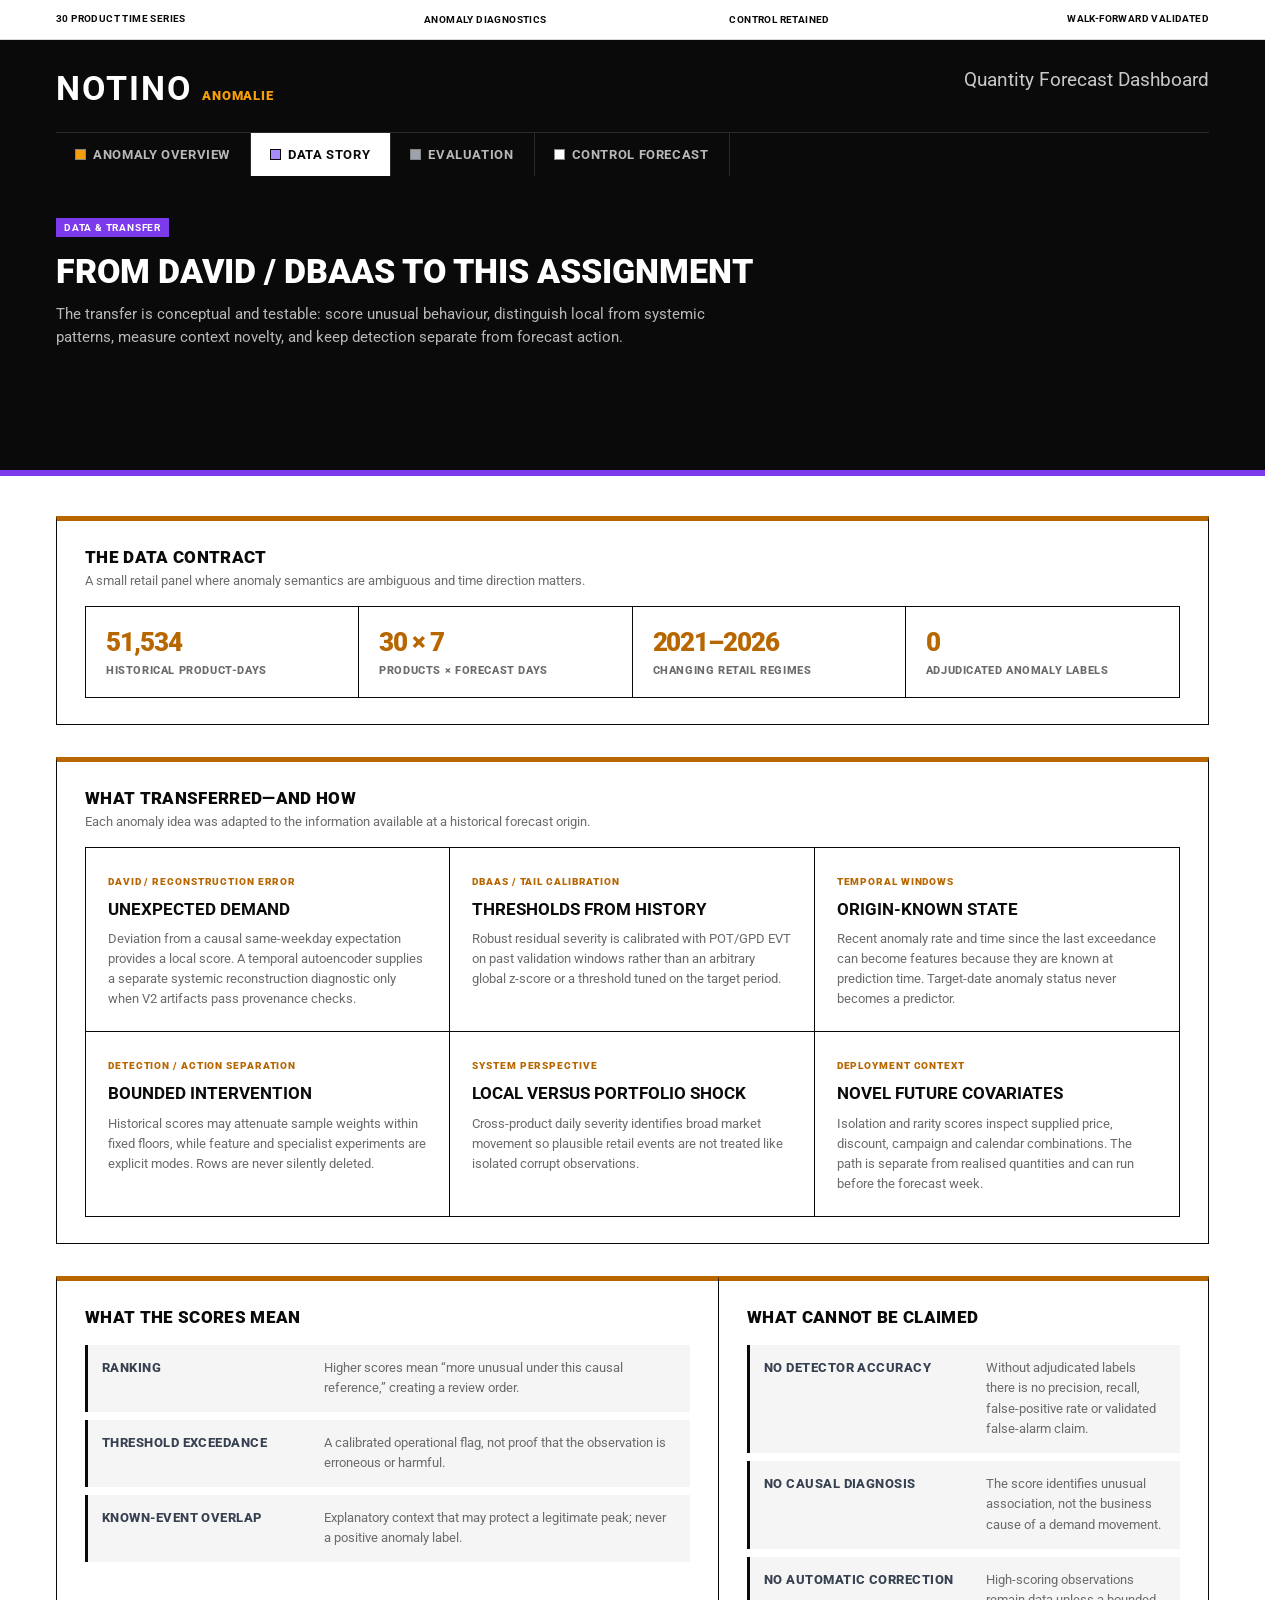
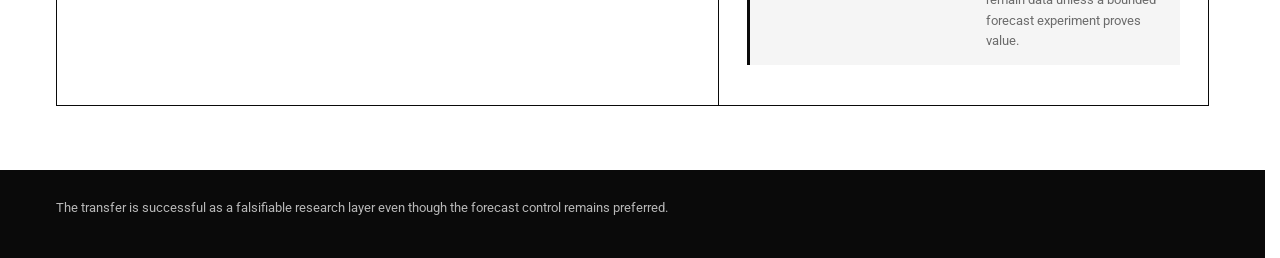
<file: docs/dataset.html>
<!DOCTYPE html>
<html lang="en-GB">
<head>
  <meta charset="UTF-8" />
  <meta name="viewport" content="width=device-width, initial-scale=1.0" />
  <title>NOTINO - anomalie</title>
  <link rel="icon" href="./favicon.svg" type="image/svg+xml" />
  <link rel="stylesheet" href="./styles.css?v=27" />
</head>
<body>
  <div class="promo-bar">
    <a class="promo-dataset-link" data-dataset-link href="./dataset.html" title="The data structure and the modeling decisions it forced">30 Product Time Series</a>
    <span id="promo-strategy">Anomaly Diagnostics</span>
    <span id="promo-model-count">Control Retained</span>
    <a class="promo-evaluation-link" data-evaluation-link href="./evaluation.html" title="Rolling forecast origins; not the same thing as recursive inference">Walk-Forward Validated</a>
  </div>
  <header class="hero">
    <div class="hero-top">
      <div class="brand">
        <span class="brand-logo">NOTINO</span>
        <span class="brand-tagline anomaly-brand-tagline">ANOMALIE</span>
      </div>
      <div class="hero-title-block">
        <h1>Quantity Forecast Dashboard</h1>
      </div>
    </div>
    <nav class="site-nav" id="site-nav" aria-label="Anomaly dashboard sections"></nav>
  </header>
  <header class="description-strip model-hero" style="--mc:#7c3aed">
    <span class="model-badge">Data &amp; transfer</span>
    <h1>From DAVID / DBAAS to this assignment</h1>
    <p class="blurb">The transfer is conceptual and testable: score unusual behaviour, distinguish local from systemic patterns, measure context novelty, and keep detection separate from forecast action.</p>
  </header>

  <main id="app">
    <section class="panel transfer-panel">
      <div class="panel-header"><h2>The data contract</h2><p>A small retail panel where anomaly semantics are ambiguous and time direction matters.</p></div>
      <div class="dataset-stat-grid anomaly-stat-grid">
        <article><strong>51,534</strong><span>historical product-days</span></article>
        <article><strong>30 × 7</strong><span>products × forecast days</span></article>
        <article><strong>2021–2026</strong><span>changing retail regimes</span></article>
        <article><strong>0</strong><span>adjudicated anomaly labels</span></article>
      </div>
    </section>

    <section class="panel transfer-panel">
      <div class="panel-header"><h2>What transferred—and how</h2><p>Each anomaly idea was adapted to the information available at a historical forecast origin.</p></div>
      <div class="transfer-grid">
        <article><span>DAVID / reconstruction error</span><h3>Unexpected demand</h3><p>Deviation from a causal same-weekday expectation provides a local score. A temporal autoencoder supplies a separate systemic reconstruction diagnostic only when V2 artifacts pass provenance checks.</p></article>
        <article><span>DBAAS / tail calibration</span><h3>Thresholds from history</h3><p>Robust residual severity is calibrated with POT/GPD EVT on past validation windows rather than an arbitrary global z-score or a threshold tuned on the target period.</p></article>
        <article><span>Temporal windows</span><h3>Origin-known state</h3><p>Recent anomaly rate and time since the last exceedance can become features because they are known at prediction time. Target-date anomaly status never becomes a predictor.</p></article>
        <article><span>Detection / action separation</span><h3>Bounded intervention</h3><p>Historical scores may attenuate sample weights within fixed floors, while feature and specialist experiments are explicit modes. Rows are never silently deleted.</p></article>
        <article><span>System perspective</span><h3>Local versus portfolio shock</h3><p>Cross-product daily severity identifies broad market movement so plausible retail events are not treated like isolated corrupt observations.</p></article>
        <article><span>Deployment context</span><h3>Novel future covariates</h3><p>Isolation and rarity scores inspect supplied price, discount, campaign and calendar combinations. The path is separate from realised quantities and can run before the forecast week.</p></article>
      </div>
    </section>

    <section class="panel-grid anomaly-two-column">
      <section class="panel transfer-panel">
        <div class="panel-header"><h2>What the scores mean</h2></div>
        <div class="definition-list">
          <div class="definition-item evaluation-step-item"><strong>Ranking</strong><span>Higher scores mean “more unusual under this causal reference,” creating a review order.</span></div>
          <div class="definition-item evaluation-step-item"><strong>Threshold exceedance</strong><span>A calibrated operational flag, not proof that the observation is erroneous or harmful.</span></div>
          <div class="definition-item evaluation-step-item"><strong>Known-event overlap</strong><span>Explanatory context that may protect a legitimate peak; never a positive anomaly label.</span></div>
        </div>
      </section>
      <section class="panel transfer-panel">
        <div class="panel-header"><h2>What cannot be claimed</h2></div>
        <div class="definition-list">
          <div class="definition-item evaluation-step-item"><strong>No detector accuracy</strong><span>Without adjudicated labels there is no precision, recall, false-positive rate or validated false-alarm claim.</span></div>
          <div class="definition-item evaluation-step-item"><strong>No causal diagnosis</strong><span>The score identifies unusual association, not the business cause of a demand movement.</span></div>
          <div class="definition-item evaluation-step-item"><strong>No automatic correction</strong><span>High-scoring observations remain data unless a bounded forecast experiment proves value.</span></div>
        </div>
      </section>
    </section>
  </main>

  <footer><p>The transfer is successful as a falsifiable research layer even though the forecast control remains preferred.</p></footer>
  <script>window.STATIC_DASHBOARD = true;</script>
  <script src="./common.js?v=18"></script>
  <script src="./dataset.js?v=2"></script>
</body>
</html>
</file>
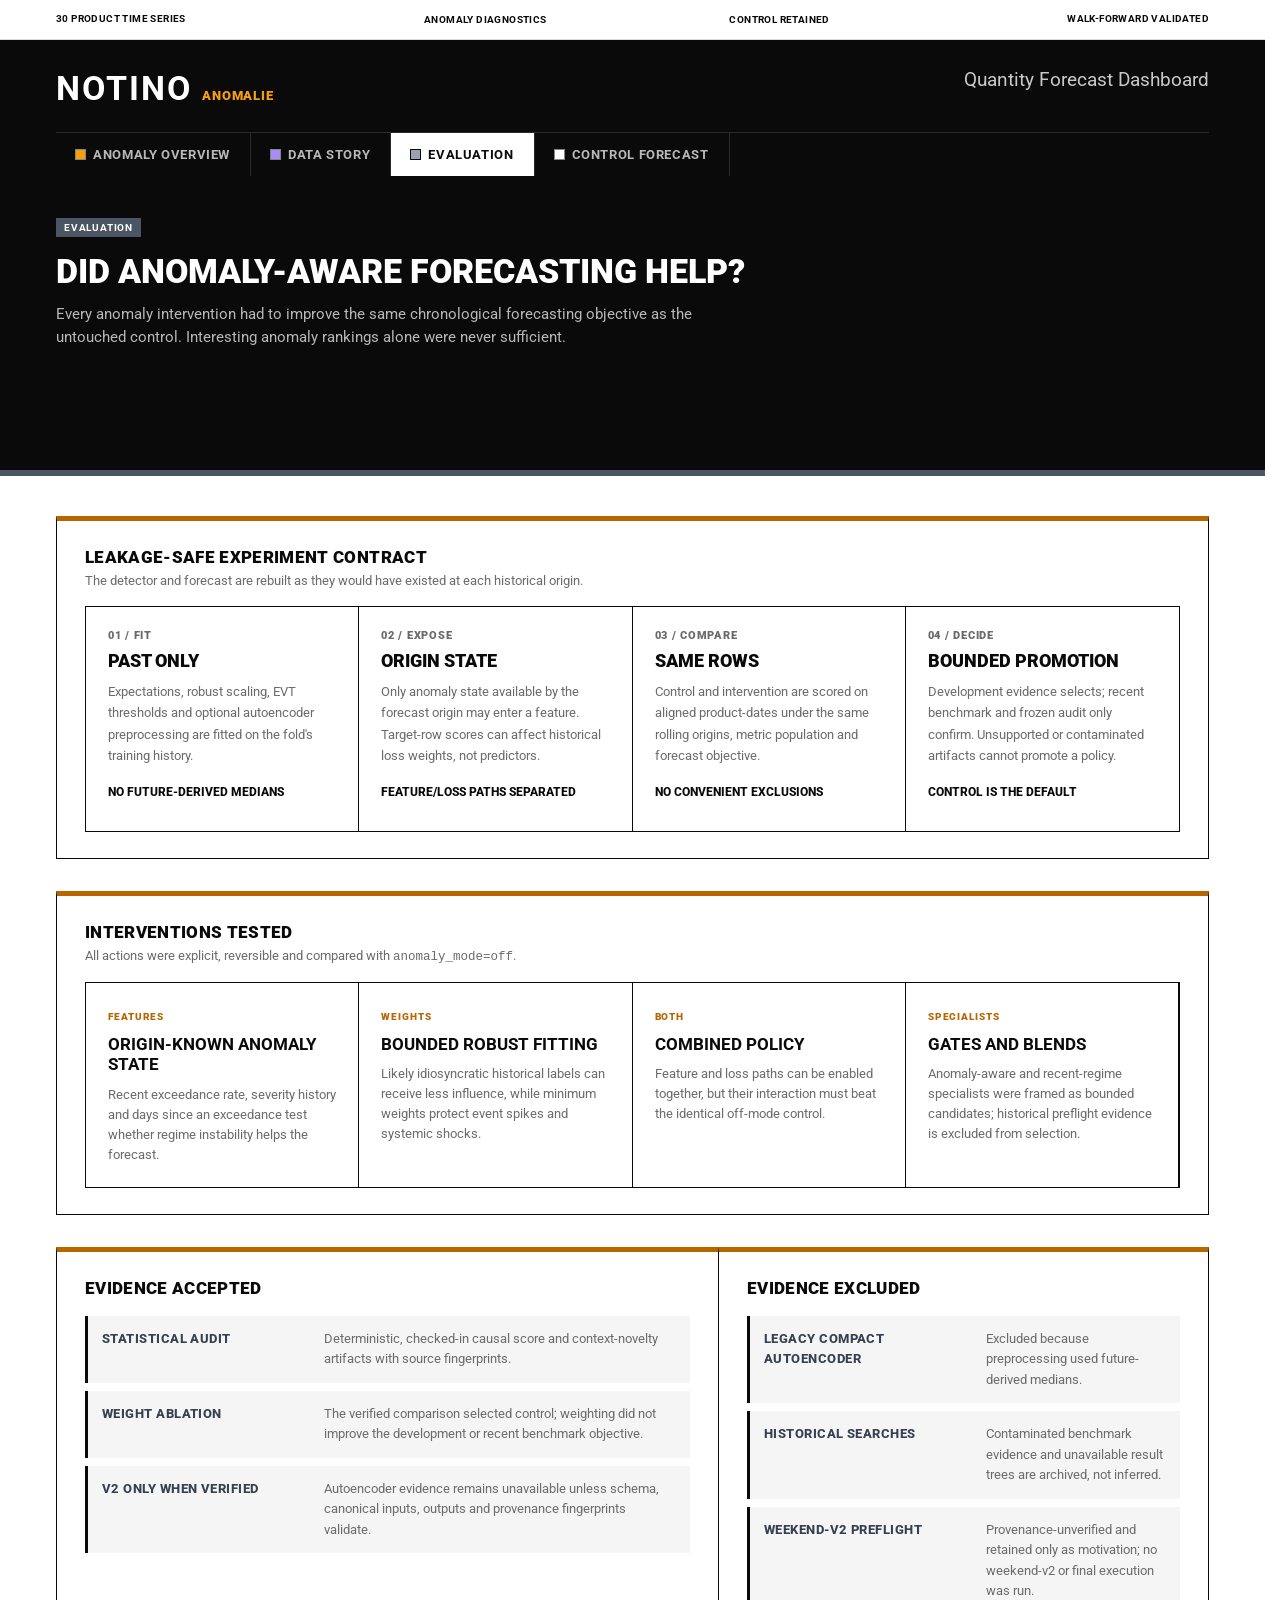
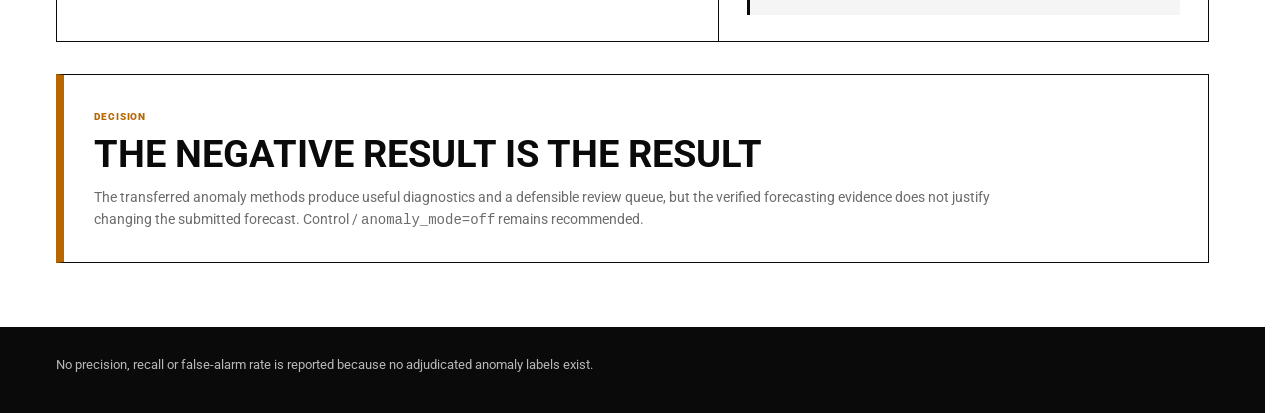
<file: docs/evaluation.html>
<!DOCTYPE html>
<html lang="en-GB">
<head>
  <meta charset="UTF-8" />
  <meta name="viewport" content="width=device-width, initial-scale=1.0" />
  <title>NOTINO - anomalie</title>
  <link rel="icon" href="./favicon.svg" type="image/svg+xml" />
  <link rel="stylesheet" href="./styles.css?v=27" />
</head>
<body>
  <div class="promo-bar">
    <a class="promo-dataset-link" data-dataset-link href="./dataset.html" title="The data structure and the modeling decisions it forced">30 Product Time Series</a>
    <span id="promo-strategy">Anomaly Diagnostics</span>
    <span id="promo-model-count">Control Retained</span>
    <a class="promo-evaluation-link" data-evaluation-link href="./evaluation.html" title="Rolling forecast origins; not the same thing as recursive inference">Walk-Forward Validated</a>
  </div>
  <header class="hero">
    <div class="hero-top">
      <div class="brand">
        <span class="brand-logo">NOTINO</span>
        <span class="brand-tagline anomaly-brand-tagline">ANOMALIE</span>
      </div>
      <div class="hero-title-block">
        <h1>Quantity Forecast Dashboard</h1>
      </div>
    </div>
    <nav class="site-nav" id="site-nav" aria-label="Anomaly dashboard sections"></nav>
  </header>
  <header class="description-strip model-hero" style="--mc:#4b5563">
    <span class="model-badge">Evaluation</span>
    <h1>Did anomaly-aware forecasting help?</h1>
    <p class="blurb">Every anomaly intervention had to improve the same chronological forecasting objective as the untouched control. Interesting anomaly rankings alone were never sufficient.</p>
  </header>

  <main id="app">
    <section class="panel evaluation-distinction-panel anomaly-evaluation-panel">
      <div class="panel-header"><h2>Leakage-safe experiment contract</h2><p>The detector and forecast are rebuilt as they would have existed at each historical origin.</p></div>
      <div class="evaluation-stage-grid">
        <article class="evaluation-stage-card"><span class="evaluation-stage-badge">01 / Fit</span><h2>Past only</h2><p>Expectations, robust scaling, EVT thresholds and optional autoencoder preprocessing are fitted on the fold's training history.</p><strong class="evaluation-stage-detail">No future-derived medians</strong></article>
        <article class="evaluation-stage-card"><span class="evaluation-stage-badge">02 / Expose</span><h2>Origin state</h2><p>Only anomaly state available by the forecast origin may enter a feature. Target-row scores can affect historical loss weights, not predictors.</p><strong class="evaluation-stage-detail">Feature/loss paths separated</strong></article>
        <article class="evaluation-stage-card"><span class="evaluation-stage-badge">03 / Compare</span><h2>Same rows</h2><p>Control and intervention are scored on aligned product-dates under the same rolling origins, metric population and forecast objective.</p><strong class="evaluation-stage-detail">No convenient exclusions</strong></article>
        <article class="evaluation-stage-card"><span class="evaluation-stage-badge">04 / Decide</span><h2>Bounded promotion</h2><p>Development evidence selects; recent benchmark and frozen audit only confirm. Unsupported or contaminated artifacts cannot promote a policy.</p><strong class="evaluation-stage-detail">Control is the default</strong></article>
      </div>
    </section>

    <section class="panel evaluation-method-panel anomaly-evaluation-panel">
      <div class="panel-header"><h2>Interventions tested</h2><p>All actions were explicit, reversible and compared with <code>anomaly_mode=off</code>.</p></div>
      <div class="transfer-grid experiment-grid">
        <article><span>Features</span><h3>Origin-known anomaly state</h3><p>Recent exceedance rate, severity history and days since an exceedance test whether regime instability helps the forecast.</p></article>
        <article><span>Weights</span><h3>Bounded robust fitting</h3><p>Likely idiosyncratic historical labels can receive less influence, while minimum weights protect event spikes and systemic shocks.</p></article>
        <article><span>Both</span><h3>Combined policy</h3><p>Feature and loss paths can be enabled together, but their interaction must beat the identical off-mode control.</p></article>
        <article><span>Specialists</span><h3>Gates and blends</h3><p>Anomaly-aware and recent-regime specialists were framed as bounded candidates; historical preflight evidence is excluded from selection.</p></article>
      </div>
    </section>

    <section class="panel-grid anomaly-two-column">
      <section class="panel evaluation-method-panel anomaly-evaluation-panel">
        <div class="panel-header"><h2>Evidence accepted</h2></div>
        <div class="definition-list">
          <div class="definition-item evaluation-step-item"><strong>Statistical audit</strong><span>Deterministic, checked-in causal score and context-novelty artifacts with source fingerprints.</span></div>
          <div class="definition-item evaluation-step-item"><strong>Weight ablation</strong><span>The verified comparison selected control; weighting did not improve the development or recent benchmark objective.</span></div>
          <div class="definition-item evaluation-step-item"><strong>V2 only when verified</strong><span>Autoencoder evidence remains unavailable unless schema, canonical inputs, outputs and provenance fingerprints validate.</span></div>
        </div>
      </section>
      <section class="panel evaluation-method-panel anomaly-evaluation-panel">
        <div class="panel-header"><h2>Evidence excluded</h2></div>
        <div class="definition-list">
          <div class="definition-item evaluation-step-item"><strong>Legacy compact autoencoder</strong><span>Excluded because preprocessing used future-derived medians.</span></div>
          <div class="definition-item evaluation-step-item"><strong>Historical searches</strong><span>Contaminated benchmark evidence and unavailable result trees are archived, not inferred.</span></div>
          <div class="definition-item evaluation-step-item"><strong>Weekend-v2 preflight</strong><span>Provenance-unverified and retained only as motivation; no weekend-v2 or final execution was run.</span></div>
        </div>
      </section>
    </section>

    <section class="panel anomaly-conclusion">
      <span>Decision</span>
      <h2>The negative result is the result</h2>
      <p>The transferred anomaly methods produce useful diagnostics and a defensible review queue, but the verified forecasting evidence does not justify changing the submitted forecast. Control / <code>anomaly_mode=off</code> remains recommended.</p>
    </section>
  </main>

  <footer><p>No precision, recall or false-alarm rate is reported because no adjudicated anomaly labels exist.</p></footer>
  <script>window.STATIC_DASHBOARD = true;</script>
  <script src="./common.js?v=18"></script>
  <script src="./evaluation.js?v=3"></script>
</body>
</html>
</file>
<file: docs/styles.css>
@import url("https://fonts.googleapis.com/css2?family=Roboto:wght@400;500;700;900&display=swap");

:root {
  --dashboard-shell-width: 1280px;
  --page-padding-inline: 56px;
  --description-strip-padding-block: 40px;
  --description-strip-border-width: 6px;
  --description-strip-min-height: 300px;
  --anomaly-amber: #b76600;
  --bg: #ffffff;
  --ink: #0a0a0a;
  --panel: #ffffff;
  --panel-border: #0a0a0a;
  --text: #0a0a0a;
  --text-dim: #6b6b6b;
  --hairline: #d9d9d9;
  --surface: #f5f5f5;
  --good: #1a7a3c;
  --bad: #c62828;
  --radius: 0px;
}

* { box-sizing: border-box; }

html {
  scrollbar-gutter: stable;
}

body {
  margin: 0;
  font-family: "Roboto", -apple-system, BlinkMacSystemFont, "Segoe UI", Arial, sans-serif;
  background: var(--bg);
  color: var(--text);
  min-height: 100vh;
  position: relative;
  overflow-x: hidden;
}

.bias-neutral {
  color: var(--text);
  font-variant-numeric: tabular-nums;
}

.status-dot.status-neutral {
  background: var(--ink);
  box-shadow: 0 0 0 4px rgba(10, 10, 10, 0.12);
}

.evidence-list {
  border: 1px solid var(--ink);
}

.evidence-list article {
  padding: 14px 16px;
  border-bottom: 1px solid var(--hairline);
}

.evidence-list article:last-child {
  border-bottom: 0;
}

.evidence-list article > div {
  display: flex;
  justify-content: space-between;
  gap: 12px;
}

.evidence-list article span {
  color: var(--anomaly-amber);
  font-size: 10px;
  font-weight: 800;
  text-transform: uppercase;
}

.evidence-list article p {
  margin: 7px 0 0;
  color: var(--text-dim);
  font-size: 12px;
  line-height: 1.5;
}

@media (prefers-reduced-motion: reduce) {
  *,
  *::before,
  *::after {
    scroll-behavior: auto !important;
    transition-duration: 0.01ms !important;
    animation-duration: 0.01ms !important;
    animation-iteration-count: 1 !important;
  }
}

.bg-glow { display: none; }

/* ---------------------------------------------------------------------- */
/* Promo bar (white stripe, like notino.cz's top promo strip)             */
/* ---------------------------------------------------------------------- */
.promo-bar {
  position: relative;
  z-index: 1;
  box-sizing: border-box;
  width: 100%;
  min-height: 40px;
  margin: 0;
  padding: 8px var(--page-padding-inline);
  display: grid;
  grid-template-columns: repeat(4, minmax(0, 1fr));
  align-items: center;
  column-gap: 24px;
  background: #fff;
  border-bottom: 1px solid var(--hairline);
  font-size: 10px;
  line-height: 1.2;
  font-weight: 700;
  text-transform: uppercase;
  letter-spacing: 0.04em;
  color: var(--text);
}

.promo-bar > * {
  min-width: 0;
  white-space: nowrap;
}

.promo-bar > :first-child {
  text-align: left;
}

.promo-bar > :nth-child(2),
.promo-bar > :nth-child(3) {
  text-align: center;
}

.promo-bar > :last-child {
  text-align: right;
}

@media (max-width: 840px) {
  .promo-bar {
    min-height: 57px;
    padding: 8px 24px;
    grid-template-columns: repeat(2, minmax(0, 1fr));
    column-gap: 24px;
    row-gap: 8px;
  }

  .promo-bar > :nth-child(odd) {
    text-align: left;
  }

  .promo-bar > :nth-child(even) {
    text-align: right;
  }
}

@media (max-width: 480px) {
  .promo-bar {
    min-height: 89px;
    grid-template-columns: minmax(0, 1fr);
    row-gap: 8px;
  }

  .promo-bar > :nth-child(n) {
    text-align: left;
  }
}

.promo-dataset-link,
.promo-evaluation-link {
  color: inherit;
  text-decoration: none;
  border-bottom: 1px solid transparent;
}

.promo-dataset-link:hover,
.promo-dataset-link:focus-visible,
.promo-evaluation-link:hover,
.promo-evaluation-link:focus-visible {
  border-bottom-color: currentColor;
}

/* ---------------------------------------------------------------------- */
/* Hero / site header (black band, like Notino's header)                  */
/* ---------------------------------------------------------------------- */
header.hero {
  position: relative;
  z-index: 1;
  background: var(--ink);
  padding: 28px var(--page-padding-inline) 0;
}

.hero-top {
  display: flex;
  justify-content: space-between;
  align-items: flex-start;
  flex-wrap: wrap;
  gap: 24px;
  padding-bottom: 24px;
}

.brand { display: flex; align-items: baseline; gap: 10px; flex-wrap: wrap; }
.brand-logo {
  font-size: 34px;
  font-weight: 700;
  letter-spacing: 0.06em;
  color: #ffffff;
}
.brand-tagline {
  font-size: 12.5px;
  font-weight: 500;
  color: #b8b8b8;
  text-transform: uppercase;
  letter-spacing: 0.06em;
}

.hero-title-block { text-align: right; }
.hero-title-block h1 {
  margin: 0;
  font-size: 19px;
  font-weight: 400;
  letter-spacing: 0;
  text-transform: none;
  color: #c8c8c8;
}

/* ---------------------------------------------------------------------- */
/* Nav (sits inside the black hero band, like notino.cz's category row)   */
/* ---------------------------------------------------------------------- */
nav.site-nav {
  position: relative;
  z-index: 2;
  display: flex;
  flex-wrap: wrap;
  gap: 0;
  border-top: 1px solid #2a2a2a;
}

.nav-pill {
  --pill-color: #ffffff;
  display: inline-flex;
  align-items: center;
  gap: 8px;
  padding: 14px 20px;
  border-radius: 0;
  border: none;
  border-right: 1px solid #2a2a2a;
  background: transparent;
  color: #b8b8b8;
  font-size: 12.5px;
  font-weight: 700;
  text-transform: uppercase;
  letter-spacing: 0.05em;
  text-decoration: none;
  transition: background 0.15s, color 0.15s;
}
.nav-pill::before {
  content: "";
  width: 9px;
  height: 9px;
  border-radius: 0;
  background: var(--pill-color);
  outline: 1px solid rgba(255, 255, 255, 0.5);
  flex: none;
}
.nav-pill:hover { color: #fff; background: #1c1c1c; }
.nav-pill.active {
  color: var(--ink);
  background: #fff;
}
.nav-pill.active::before { outline: 1px solid var(--ink); }

/* ---------------------------------------------------------------------- */
/* Comparison columns (overview page)                                      */
/* ---------------------------------------------------------------------- */
.columns-grid {
  display: grid;
  grid-template-columns: repeat(auto-fit, minmax(180px, 1fr));
  gap: 0;
  border: 1px solid var(--ink);
  border-right: none;
}

.model-column {
  --mc: #0a0a0a;
  background: #fff;
  border-right: 1px solid var(--ink);
  border-top: 6px solid var(--mc);
  border-radius: 0;
  padding: 22px 18px;
  display: flex;
  flex-direction: column;
  gap: 14px;
  text-decoration: none;
  color: var(--text);
  transition: background 0.15s;
}
.model-column:hover { background: var(--surface); }

.model-column-header { display: flex; flex-direction: column; gap: 6px; }
.model-badge {
  display: inline-flex;
  align-self: flex-start;
  font-size: 10px;
  font-weight: 700;
  text-transform: uppercase;
  letter-spacing: 0.08em;
  padding: 4px 8px;
  border-radius: 0;
  background: var(--mc);
  color: #fff;
}
.model-column-header h3 { margin: 0; font-size: 17px; font-weight: 900; text-transform: uppercase; }
.model-column-header span.source { font-size: 11.5px; color: var(--text-dim); }

.model-stat-row {
  display: flex;
  justify-content: space-between;
  font-size: 13px;
  padding: 7px 0;
  border-bottom: 1px solid var(--hairline);
}
.model-stat-row span:first-child { color: var(--text-dim); text-transform: uppercase; font-size: 11px; letter-spacing: 0.04em; }
.model-stat-row span:last-child { font-weight: 700; }

.model-column-cta {
  margin-top: auto;
  font-size: 12px;
  font-weight: 700;
  text-transform: uppercase;
  letter-spacing: 0.05em;
  color: var(--text);
  border-top: 1px solid var(--ink);
  padding-top: 12px;
}

/* ---------------------------------------------------------------------- */
/* Model detail page                                                      */
/* ---------------------------------------------------------------------- */
.description-strip {
  box-sizing: border-box;
  position: relative;
  z-index: 1;
  width: 100%;
  max-width: none;
  min-height: var(--description-strip-min-height);
  margin: 0;
  padding: var(--description-strip-padding-block) var(--page-padding-inline);
  border-radius: 0;
  background: var(--ink);
  border-bottom: var(--description-strip-border-width) solid var(--mc);
}

.description-strip .model-badge { margin-bottom: 14px; }
.description-strip h1 { margin: 0 0 12px; font-size: 34px; font-weight: 900; text-transform: uppercase; color: #fff; }
.description-strip p.blurb { margin: 0 0 18px; color: #b8b8b8; max-width: 700px; font-size: 14.5px; line-height: 1.6; }
.description-strip a.source-link {
  display: inline-flex;
  align-items: center;
  gap: 6px;
  font-size: 12.5px;
  font-weight: 700;
  text-transform: uppercase;
  letter-spacing: 0.05em;
  color: var(--ink);
  text-decoration: none;
  background: #fff;
  border: 1px solid #fff;
  padding: 10px 18px;
  border-radius: 0;
}
.description-strip a.source-link:hover { background: var(--mc); color: #fff; border-color: var(--mc); }

.kpi-value.model-accent { color: var(--mc); }

@media (max-width: 1100px) {
  .columns-grid { grid-template-columns: repeat(2, 1fr); border-right: 1px solid var(--ink); }
  .model-column { border-right: none; border-bottom: 1px solid var(--ink); }
}
@media (max-width: 600px) {
  .columns-grid { grid-template-columns: 1fr; }
}

main#app {
  position: relative;
  z-index: 1;
  width: 100%;
  max-width: var(--dashboard-shell-width);
  margin: 0 auto;
  padding: 40px var(--page-padding-inline) 64px;
  display: flex;
  flex-direction: column;
  gap: 32px;
}

.kpi-grid {
  display: grid;
  grid-template-columns: repeat(4, 1fr);
  gap: 0;
  border: 1px solid var(--ink);
  border-right: none;
}

.kpi-card {
  background: var(--panel);
  border-right: 1px solid var(--ink);
  border-radius: 0;
  padding: 22px 24px;
  min-height: 96px;
}

.kpi-card.skeleton { opacity: 0.4; animation: pulse 1.4s ease-in-out infinite; }
@keyframes pulse { 0%, 100% { opacity: 0.2; } 50% { opacity: 0.45; } }

.kpi-label { font-size: 11px; color: var(--text-dim); text-transform: uppercase; letter-spacing: 0.08em; margin: 0 0 10px; font-weight: 700; }
.kpi-value { font-size: 30px; font-weight: 900; margin: 0; letter-spacing: -0.01em; }
.kpi-value.good { color: var(--good); }
.kpi-sub { margin: 8px 0 0; font-size: 12px; color: var(--text-dim); }

.panel-grid {
  display: grid;
  grid-template-columns: 1.1fr 1fr;
  gap: 0;
}

.panel {
  background: var(--panel);
  border: 1px solid var(--ink);
  border-radius: 0;
  padding: 26px 28px;
}
.panel-grid .panel + .panel { border-left: none; }

.panel-header { margin-bottom: 18px; }
.panel-header.row { display: flex; align-items: flex-end; justify-content: space-between; gap: 16px; flex-wrap: wrap; }
.panel-header h2 { margin: 0 0 6px; font-size: 17px; font-weight: 900; text-transform: uppercase; letter-spacing: 0.02em; }
.panel-header p { margin: 0; font-size: 12.5px; color: var(--text-dim); }

.chart-wrap { position: relative; height: 260px; }
.chart-wrap.tall { height: 340px; }

select {
  background: #fff;
  color: var(--text);
  border: 1px solid var(--ink);
  border-radius: 0;
  padding: 10px 14px;
  font-size: 13px;
  font-weight: 700;
  text-transform: uppercase;
  letter-spacing: 0.03em;
  cursor: pointer;
}

.table-wrap { overflow: auto; border-radius: 0; border: 1px solid var(--ink); }
.table-wrap.tall { max-height: 420px; }

table.data-table { width: 100%; border-collapse: collapse; font-size: 13px; }
table.data-table th, table.data-table td {
  padding: 11px 14px;
  text-align: right;
  border-bottom: 1px solid var(--hairline);
  white-space: nowrap;
}
table.data-table th:first-child, table.data-table td:first-child,
table.data-table th:nth-child(2), table.data-table td:nth-child(2) { text-align: left; }
table.data-table thead th {
  position: sticky;
  top: 0;
  background: var(--ink);
  color: #fff;
  font-weight: 700;
  text-transform: uppercase;
  font-size: 11px;
  letter-spacing: 0.06em;
  border-bottom: none;
}
table.data-table tbody tr:hover { background: var(--surface); }
td.model-cell { font-weight: 700; }

footer {
  position: relative;
  z-index: 1;
  background: var(--ink);
  padding: 28px var(--page-padding-inline) 40px;
  color: #b8b8b8;
  font-size: 12.5px;
  line-height: 1.6;
}
footer p { max-width: 1280px; margin: 0 auto; }
footer a { color: #fff; }
footer code { background: #2a2a2a; color: #fff; padding: 2px 6px; border-radius: 0; }

@media (max-width: 900px) {
  :root { --page-padding-inline: 24px; }
  .kpi-grid { grid-template-columns: repeat(2, 1fr); }
  .panel-grid { grid-template-columns: 1fr; }
  .panel-grid .panel + .panel { border-left: 1px solid var(--ink); border-top: none; margin-top: -1px; }
  .hero-title-block { text-align: left; }
}


/* Strategy-aware dashboard controls */
.selection-strip {
  display: flex;
  align-items: center;
  justify-content: space-between;
  gap: 24px;
  padding: 18px 20px;
  border: 1px solid var(--ink);
  background: var(--surface);
  flex-wrap: wrap;
}

.selection-label {
  display: block;
  margin-bottom: 5px;
  color: var(--text-dim);
  font-size: 10px;
  font-weight: 700;
  letter-spacing: 0.08em;
  text-transform: uppercase;
}

.controls {
  display: flex;
  align-items: flex-end;
  justify-content: flex-end;
  gap: 12px;
  flex-wrap: wrap;
}

.control-group {
  display: flex;
  flex-direction: column;
  gap: 6px;
}

.control-group label,
.controls > label {
  color: var(--text-dim);
  font-size: 10px;
  font-weight: 700;
  letter-spacing: 0.08em;
  text-transform: uppercase;
}

select:disabled {
  cursor: default;
  opacity: 0.65;
  background: var(--surface);
}

.winner-badge {
  display: inline-block;
  min-width: 74px;
  padding: 4px 8px;
  border: 1px solid var(--ink);
  font-size: 10px;
  font-weight: 900;
  letter-spacing: 0.06em;
  text-align: center;
  text-transform: uppercase;
}

[hidden] { display: none !important; }

@media (max-width: 700px) {
  .selection-strip,
  .controls {
    align-items: stretch;
    flex-direction: column;
  }

  .control-group,
  .control-group select {
    width: 100%;
  }
}

/* Tier C5/C6 diagnostic presentation */
.compact-grid {
  grid-template-columns: minmax(280px, 0.75fr) minmax(420px, 1.25fr);
  gap: 20px;
}

.diagnostic-table-wrap {
  max-height: 440px;
}

.empty-state {
  padding: 24px;
  border: 1px dashed var(--hairline);
  color: var(--text-dim);
  font-size: 13px;
  line-height: 1.55;
  text-align: left;
}

.good-text { color: var(--good); font-weight: 700; }
.bad-text { color: var(--bad); font-weight: 700; }

.winner-badge.accepted {
  color: var(--good);
  border-color: var(--good);
  background: color-mix(in srgb, var(--good) 8%, white);
}

.winner-badge.rejected {
  color: var(--text-dim);
  border-color: var(--text-dim);
}

.selected-row {
  background: #fff7d6;
  font-weight: 700;
}

#ensemble-panel .data-table td:first-child,
#ensemble-panel .data-table th:first-child {
  text-align: left;
}

@media (max-width: 900px) {
  .compact-grid { grid-template-columns: 1fr; }
}

/* Dashboard explanation and explorer controls (dashboard tour v3) */
.selection-explanation {
  flex-basis: 100%;
  margin: 0;
  padding-top: 12px;
  border-top: 1px solid var(--hairline);
  color: var(--text-dim);
  font-size: 12.5px;
  line-height: 1.55;
}

.definition-list {
  display: grid;
  gap: 8px;
  margin: 0 0 14px;
}

.definition-item {
  display: grid;
  grid-template-columns: minmax(170px, 0.42fr) 1fr;
  gap: 12px;
  padding: 10px 12px;
  border-left: 3px solid var(--ink);
  background: var(--surface);
  font-size: 12px;
  line-height: 1.45;
}

.definition-item strong { font-weight: 800; }
.definition-item span { color: var(--text-dim); }

.diagnostic-note {
  margin-top: 14px;
  padding: 14px 16px;
  border: 1px solid var(--ink);
  background: #fffdf4;
  color: var(--text);
  font-size: 12.5px;
  line-height: 1.6;
}

.diagnostic-note.compact {
  margin: 0 0 14px;
  border-color: var(--hairline);
  background: var(--surface);
}

.explanatory-state p { margin: 0 0 10px; }
.explanatory-state p:last-child { margin-bottom: 0; }
.explanatory-state code {
  padding: 1px 4px;
  background: #ededed;
  color: var(--ink);
}

.table-intro {
  padding: 10px 12px;
  border-bottom: 1px solid var(--ink);
  background: var(--surface);
  font-size: 12px;
  line-height: 1.45;
}

.product-explorer-controls {
  align-items: flex-end;
}

.checkbox-control {
  display: inline-flex;
  min-height: 38px;
  align-items: center;
  gap: 8px;
  padding: 0 4px;
  color: var(--text);
  font-size: 12px;
  font-weight: 700;
  cursor: pointer;
  white-space: nowrap;
}

.checkbox-control input {
  width: 16px;
  height: 16px;
  margin: 0;
  accent-color: var(--ink);
}

.product-model-legend-row {
  display: flex;
  align-items: center;
  justify-content: center;
  gap: 10px;
  min-height: 28px;
  margin: -4px 0 8px;
  flex-wrap: wrap;
}

.product-model-legend {
  display: flex;
  align-items: center;
  justify-content: center;
  gap: 5px 12px;
  flex-wrap: wrap;
}

.product-model-legend-button {
  display: inline-flex;
  align-items: center;
  gap: 6px;
  padding: 3px 2px;
  border: 0;
  background: transparent;
  color: var(--text);
  font-size: 11px;
  font-weight: 700;
  line-height: 1.2;
  cursor: pointer;
}

.product-model-legend-button:hover,
.product-model-legend-button:focus-visible {
  text-decoration: underline;
  text-underline-offset: 3px;
}

.product-model-legend-button.is-hidden {
  opacity: 0.38;
}

.product-model-legend-swatch {
  width: 18px;
  height: 0;
  border-top: 2px dashed var(--model-color);
}

.product-model-actions {
  display: inline-flex;
  align-items: center;
  gap: 4px;
  padding-left: 10px;
  border-left: 1px solid var(--hairline);
}

.legend-action {
  min-height: 24px;
  padding: 4px 7px;
  border: 1px solid var(--ink);
  border-radius: 0;
  background: #fff;
  color: var(--ink);
  font-size: 8.5px;
  font-weight: 800;
  letter-spacing: 0.045em;
  line-height: 1;
  text-transform: uppercase;
  cursor: pointer;
}

.legend-action:hover,
.legend-action:focus-visible {
  background: var(--ink);
  color: #fff;
}

@media (max-width: 700px) {
  .definition-item { grid-template-columns: 1fr; }
  .product-explorer-controls { width: 100%; }
  .product-model-legend-row { justify-content: flex-start; }
  .product-model-legend { justify-content: flex-start; }
  .product-model-actions {
    width: 100%;
    padding-left: 0;
    border-left: 0;
  }
}

/* Keep all seven model cards on one desktop row without widening every panel. */
.model-comparison-panel {
  width: min(1480px, calc(100vw - 32px));
  align-self: center;
  padding-left: 22px;
  padding-right: 22px;
}

.model-comparison-panel .columns-grid {
  grid-template-columns: repeat(7, minmax(0, 1fr));
}

.model-comparison-panel .model-column {
  min-width: 0;
  padding-left: 14px;
  padding-right: 14px;
}

.model-comparison-panel .model-column-header h3 {
  font-size: 15px;
  white-space: nowrap;
}

@media (max-width: 1179px) {
  .model-comparison-panel {
    width: 100%;
    padding-left: 28px;
    padding-right: 28px;
  }

  .model-comparison-panel .columns-grid {
    grid-template-columns: repeat(auto-fit, minmax(180px, 1fr));
  }

  .model-comparison-panel .model-column {
    padding-left: 18px;
    padding-right: 18px;
  }

  .model-comparison-panel .model-column-header h3 {
    font-size: 17px;
    white-space: normal;
  }
}

@media (max-width: 1100px) {
  .model-comparison-panel .columns-grid {
    grid-template-columns: repeat(2, 1fr);
  }
}

@media (max-width: 600px) {
  .model-comparison-panel .columns-grid {
    grid-template-columns: 1fr;
  }
}

/* Model implementation explanations and canonical-grid alignment (tour v6) */
.model-method-panel {
  border-top: 5px solid var(--mc, var(--ink));
}

.model-method-list {
  margin-bottom: 0;
}

.model-method-item {
  grid-template-columns: minmax(190px, 0.28fr) 1fr;
  padding: 13px 14px;
  font-size: 13px;
  line-height: 1.58;
}

.model-method-item strong {
  color: var(--mc, var(--ink));
  text-transform: uppercase;
  letter-spacing: 0.035em;
}

#submission-table-wrap .submission-table {
  min-width: 980px;
  table-layout: fixed;
}

#submission-table-wrap .submission-product-column {
  width: 92px;
}

#submission-table-wrap .submission-table th,
#submission-table-wrap .submission-table td {
  text-align: right;
  font-variant-numeric: tabular-nums;
}

#submission-table-wrap .submission-table th:first-child,
#submission-table-wrap .submission-table td:first-child {
  text-align: left;
}

@media (max-width: 700px) {
  .model-method-item {
    grid-template-columns: 1fr;
  }
}

/* Evaluation methodology page and shared methodology navigation (tour v7) */
.evaluation-distinction-panel {
  border-top: 5px solid #4b5563;
}

.evaluation-concept-grid {
  display: grid;
  grid-template-columns: repeat(2, minmax(0, 1fr));
  border: 1px solid var(--ink);
}

.evaluation-concept-card {
  padding: 24px;
  min-width: 0;
}

.evaluation-concept-card + .evaluation-concept-card {
  border-left: 1px solid var(--ink);
}

.evaluation-concept-kicker,
.evaluation-stage-badge {
  display: block;
  margin-bottom: 8px;
  color: var(--text-dim);
  font-size: 10.5px;
  font-weight: 900;
  letter-spacing: 0.07em;
  text-transform: uppercase;
}

.evaluation-concept-card h3,
.evaluation-stage-card h2 {
  margin: 0 0 10px;
  font-size: 18px;
  font-weight: 900;
  text-transform: uppercase;
}

.evaluation-concept-card p,
.evaluation-stage-card p {
  margin: 0;
  color: var(--text-dim);
  font-size: 13px;
  line-height: 1.65;
}

.evaluation-current-note {
  margin-top: 16px;
}

.evaluation-method-panel {
  border-top: 5px solid #4b5563;
}

.evaluation-step-list,
.evaluation-method-panel .definition-list {
  margin-bottom: 0;
}

.evaluation-step-item {
  grid-template-columns: minmax(210px, 0.3fr) 1fr;
  padding: 13px 14px;
  font-size: 13px;
  line-height: 1.58;
}

.evaluation-step-item strong {
  color: #374151;
  text-transform: uppercase;
  letter-spacing: 0.035em;
}

.evaluation-stage-grid {
  display: grid;
  grid-template-columns: repeat(4, minmax(0, 1fr));
  border: 1px solid var(--ink);
}

.evaluation-stage-card {
  display: flex;
  flex-direction: column;
  min-width: 0;
  padding: 22px;
  border-right: 1px solid var(--ink);
}

.evaluation-stage-card:last-child {
  border-right: 0;
}

.evaluation-stage-card > strong {
  margin-bottom: 10px;
  font-size: 12px;
  text-transform: uppercase;
}

.evaluation-stage-detail {
  margin-top: auto;
  padding-top: 18px;
  color: var(--ink);
  font-size: 12px;
  font-weight: 800;
}

.evaluation-two-column-grid {
  align-items: stretch;
}

.evaluation-two-column-grid > .panel {
  height: 100%;
}

.metric-glossary-grid {
  display: grid;
  grid-template-columns: repeat(3, minmax(0, 1fr));
  border: 1px solid var(--ink);
}

.metric-glossary-grid article {
  display: flex;
  flex-direction: column;
  gap: 8px;
  padding: 18px;
  border-right: 1px solid var(--ink);
  border-bottom: 1px solid var(--ink);
}

.metric-glossary-grid article:nth-child(3n) {
  border-right: 0;
}

.metric-glossary-grid article:nth-last-child(-n + 3) {
  border-bottom: 0;
}

.metric-glossary-grid strong {
  font-size: 13px;
  text-transform: uppercase;
}

.metric-glossary-grid span {
  color: var(--text-dim);
  font-size: 12.5px;
  line-height: 1.55;
}

.model-evaluation-link {
  display: inline-flex;
  margin-top: 14px;
  color: var(--mc, var(--ink));
  font-size: 12px;
  font-weight: 900;
  letter-spacing: 0.035em;
  text-decoration: none;
  text-transform: uppercase;
}

.model-evaluation-link:hover,
.model-evaluation-link:focus-visible {
  text-decoration: underline;
}

@media (max-width: 1100px) {
  .evaluation-stage-grid {
    grid-template-columns: repeat(2, minmax(0, 1fr));
  }

  .evaluation-stage-card:nth-child(2) {
    border-right: 0;
  }

  .evaluation-stage-card:nth-child(-n + 2) {
    border-bottom: 1px solid var(--ink);
  }
}

@media (max-width: 760px) {
  .evaluation-concept-grid,
  .evaluation-stage-grid,
  .metric-glossary-grid {
    grid-template-columns: 1fr;
  }

  .evaluation-concept-card + .evaluation-concept-card {
    border-left: 0;
    border-top: 1px solid var(--ink);
  }

  .evaluation-stage-card,
  .evaluation-stage-card:nth-child(2),
  .metric-glossary-grid article,
  .metric-glossary-grid article:nth-child(3n) {
    border-right: 0;
  }

  .evaluation-stage-card:not(:last-child),
  .metric-glossary-grid article:not(:last-child) {
    border-bottom: 1px solid var(--ink);
  }

  .evaluation-step-item {
    grid-template-columns: 1fr;
  }
}

/* Dataset story and decision rationale (tour v8) */
.dataset-story-panel,
.dataset-facts-panel,
.dataset-trail-panel,
.dataset-method-panel {
  border-top: 5px solid #7c3aed;
}

.dataset-stat-grid {
  display: grid;
  grid-template-columns: repeat(4, minmax(0, 1fr));
  border: 1px solid var(--ink);
}

.dataset-stat-grid article {
  display: flex;
  min-width: 0;
  flex-direction: column;
  gap: 7px;
  padding: 20px;
  border-right: 1px solid var(--ink);
}

.dataset-stat-grid article:last-child {
  border-right: 0;
}

.dataset-stat-grid strong {
  color: #6d28d9;
  font-size: clamp(20px, 2vw, 30px);
  font-weight: 900;
  letter-spacing: -0.04em;
}

.dataset-stat-grid span {
  color: var(--text-dim);
  font-size: 11px;
  font-weight: 800;
  letter-spacing: 0.055em;
  text-transform: uppercase;
}

.dataset-current-note {
  margin-top: 16px;
}

.dataset-fact-grid {
  display: grid;
  grid-template-columns: repeat(3, minmax(0, 1fr));
  border: 1px solid var(--ink);
}

.dataset-fact-card {
  min-width: 0;
  padding: 22px;
  border-right: 1px solid var(--ink);
  border-bottom: 1px solid var(--ink);
}

.dataset-fact-card:nth-child(3n) {
  border-right: 0;
}

.dataset-fact-card:nth-last-child(-n + 3) {
  border-bottom: 0;
}

.dataset-fact-number,
.dataset-decision-badge {
  display: block;
  margin-bottom: 9px;
  color: #7c3aed;
  font-size: 11px;
  font-weight: 900;
  letter-spacing: 0.07em;
  text-transform: uppercase;
}

.dataset-fact-card h3,
.dataset-decision-card h3 {
  margin: 0 0 10px;
  font-size: 16px;
  font-weight: 900;
  line-height: 1.25;
  text-transform: uppercase;
}

.dataset-fact-card p,
.dataset-decision-card p,
.dataset-closing-copy {
  margin: 0;
  color: var(--text-dim);
  font-size: 12.5px;
  line-height: 1.65;
}

.dataset-decision-trail {
  display: grid;
  grid-template-columns: repeat(3, minmax(0, 1fr));
  border: 1px solid var(--ink);
}

.dataset-decision-card {
  display: flex;
  min-width: 0;
  flex-direction: column;
  padding: 22px;
  border-right: 1px solid var(--ink);
  border-bottom: 1px solid var(--ink);
}

.dataset-decision-card:nth-child(3n) {
  border-right: 0;
}

.dataset-decision-card:nth-last-child(-n + 3) {
  border-bottom: 0;
}

.dataset-decision-card > strong {
  margin-top: auto;
  padding-top: 18px;
  color: var(--ink);
  font-size: 11.5px;
  line-height: 1.45;
  text-transform: uppercase;
}

.dataset-response-list {
  margin-bottom: 0;
}

.dataset-response-item {
  grid-template-columns: minmax(220px, 0.32fr) 1fr;
  padding: 13px 14px;
  border-left-color: #7c3aed;
  font-size: 13px;
  line-height: 1.58;
}

.dataset-response-item strong {
  color: #6d28d9;
  text-transform: uppercase;
  letter-spacing: 0.035em;
}

.dataset-two-column-grid {
  align-items: stretch;
}

.dataset-two-column-grid > .panel {
  height: 100%;
}

.dataset-closing-panel {
  text-align: left;
}

.dataset-closing-copy {
  max-width: 1050px;
  font-size: 14px;
}

.dataset-page-links,
.model-method-links {
  display: flex;
  gap: 18px;
  flex-wrap: wrap;
  margin-top: 18px;
}

.dataset-page-links a,
.model-method-links .model-evaluation-link {
  color: #6d28d9;
  font-size: 12px;
  font-weight: 900;
  letter-spacing: 0.035em;
  text-decoration: none;
  text-transform: uppercase;
}

.dataset-page-links a:hover,
.dataset-page-links a:focus-visible,
.model-method-links .model-evaluation-link:hover,
.model-method-links .model-evaluation-link:focus-visible {
  text-decoration: underline;
}

.evaluation-current-note a {
  color: #374151;
  font-weight: 800;
}

@media (max-width: 1000px) {
  .dataset-stat-grid,
  .dataset-fact-grid,
  .dataset-decision-trail {
    grid-template-columns: repeat(2, minmax(0, 1fr));
  }

  .dataset-stat-grid article:nth-child(2),
  .dataset-fact-card:nth-child(2n),
  .dataset-decision-card:nth-child(2n) {
    border-right: 0;
  }

  .dataset-stat-grid article:nth-child(-n + 2),
  .dataset-fact-card:nth-child(-n + 4),
  .dataset-decision-card:nth-child(-n + 4) {
    border-bottom: 1px solid var(--ink);
  }

  .dataset-stat-grid article:nth-child(3),
  .dataset-fact-card:nth-child(3),
  .dataset-decision-card:nth-child(3) {
    border-right: 1px solid var(--ink);
  }
}

@media (max-width: 700px) {
  .dataset-stat-grid,
  .dataset-fact-grid,
  .dataset-decision-trail {
    grid-template-columns: 1fr;
  }

  .dataset-stat-grid article,
  .dataset-stat-grid article:nth-child(2),
  .dataset-stat-grid article:nth-child(3),
  .dataset-fact-card,
  .dataset-fact-card:nth-child(2n),
  .dataset-fact-card:nth-child(3),
  .dataset-decision-card,
  .dataset-decision-card:nth-child(2n),
  .dataset-decision-card:nth-child(3) {
    border-right: 0;
  }

  .dataset-stat-grid article:not(:last-child),
  .dataset-fact-card:not(:last-child),
  .dataset-decision-card:not(:last-child) {
    border-bottom: 1px solid var(--ink);
  }

  .dataset-response-item {
    grid-template-columns: 1fr;
  }

  .dataset-page-links,
  .model-method-links {
    flex-direction: column;
    gap: 10px;
  }
}


/* NeuralNet selection narrative (tour v11) */
.nn-selection-panel {
  border-top: 4px solid var(--mc, var(--ink));
}

.nn-selection-grid {
  display: grid;
  grid-template-columns: repeat(3, minmax(0, 1fr));
  border: 1px solid var(--ink);
}

.nn-decision-card {
  min-width: 0;
  padding: 20px;
  background: var(--paper);
  border-right: 1px solid var(--ink);
  border-bottom: 1px solid var(--ink);
}

.nn-decision-card:nth-child(3n) {
  border-right: none;
}

.nn-decision-card:nth-last-child(-n + 3) {
  border-bottom: none;
}

.nn-decision-card h3 {
  margin: 10px 0 8px;
  font-size: 17px;
  line-height: 1.2;
}

.nn-decision-card p {
  margin: 0;
  color: var(--text-dim);
  font-size: 13px;
  line-height: 1.55;
}

.nn-decision-status {
  display: inline-flex;
  padding: 4px 7px;
  border: 1px solid currentColor;
  font-size: 9px;
  font-weight: 800;
  letter-spacing: 0.12em;
  text-transform: uppercase;
}

.nn-decision-status.retained {
  color: var(--good);
}

.nn-decision-status.rejected {
  color: var(--bad);
}

.nn-decision-status.canonical {
  color: var(--mc, var(--ink));
}

@media (max-width: 980px) {
  .nn-selection-grid {
    grid-template-columns: repeat(2, minmax(0, 1fr));
  }

  .nn-decision-card:nth-child(3n) {
    border-right: 1px solid var(--ink);
  }

  .nn-decision-card:nth-child(2n) {
    border-right: none;
  }

  .nn-decision-card:nth-last-child(-n + 3) {
    border-bottom: 1px solid var(--ink);
  }

  .nn-decision-card:nth-last-child(-n + 2) {
    border-bottom: none;
  }
}

@media (max-width: 620px) {
  .nn-selection-grid {
    grid-template-columns: 1fr;
  }

  .nn-decision-card,
  .nn-decision-card:nth-child(2n),
  .nn-decision-card:nth-child(3n) {
    border-right: none;
  }

  .nn-decision-card:nth-last-child(-n + 2) {
    border-bottom: 1px solid var(--ink);
  }

  .nn-decision-card:last-child {
    border-bottom: none;
  }
}

/* ---------------------------------------------------------------------- */
/* VOŇAVÉ ANOMÁLIE — dedicated anomaly research dashboard                 */
/* ---------------------------------------------------------------------- */
.anomaly-brand-tagline {
  color: #f59e0b;
  font-weight: 900;
}

.anomaly-app {
  display: grid;
  gap: 28px;
}

.anomaly-intro {
  display: grid;
  grid-template-columns: minmax(0, 1.45fr) minmax(320px, 0.55fr);
  gap: 24px;
  padding: 34px;
  border: 1px solid var(--ink);
  border-top: 7px solid #f59e0b;
  background: #fff;
}

.anomaly-intro .eyebrow {
  display: inline-block;
  margin-bottom: 8px;
  color: #b45309;
  font-size: 10px;
  font-weight: 900;
  letter-spacing: 0.13em;
  text-transform: uppercase;
}

.anomaly-intro h2 {
  max-width: 850px;
  margin: 0 0 12px;
  font-size: clamp(28px, 4vw, 48px);
  line-height: 1.04;
  letter-spacing: -0.035em;
}

.anomaly-intro > div > p {
  max-width: 900px;
  margin: 0;
  color: var(--text-dim);
  font-size: 15px;
  line-height: 1.65;
}

.anomaly-decision-card {
  display: flex;
  align-items: flex-start;
  gap: 14px;
  padding: 20px;
  border: 1px solid var(--ink);
  background: #fffaf0;
}

.anomaly-decision-card strong {
  display: block;
  margin-bottom: 7px;
  font-size: 15px;
}

.anomaly-decision-card p {
  margin: 0;
  color: var(--text-dim);
  font-size: 12.5px;
  line-height: 1.55;
}

.status-dot {
  width: 12px;
  height: 12px;
  margin-top: 3px;
  border-radius: 50%;
  background: #9ca3af;
  box-shadow: 0 0 0 4px rgba(156, 163, 175, 0.16);
  flex: none;
}
.status-dot.status-good { background: var(--good); box-shadow: 0 0 0 4px rgba(26, 122, 60, 0.14); }
.status-dot.status-bad { background: var(--bad); box-shadow: 0 0 0 4px rgba(198, 40, 40, 0.12); }
.status-dot.status-running { background: #f59e0b; box-shadow: 0 0 0 4px rgba(245, 158, 11, 0.15); }

.anomaly-kpi-grid {
  grid-template-columns: repeat(6, minmax(0, 1fr));
}

.anomaly-kpi-card {
  border-top: 4px solid #f59e0b;
}

.anomaly-kpi-card .kpi-value {
  font-size: clamp(22px, 2.5vw, 31px);
  text-transform: capitalize;
}

.anomaly-method-panel {
  padding-bottom: 0;
}

.anomaly-method-grid {
  display: grid;
  grid-template-columns: repeat(3, minmax(0, 1fr));
  margin: 0 -24px -24px;
  border-top: 1px solid var(--ink);
}

.anomaly-method-grid article,
.weekend-stage-grid article {
  min-width: 0;
  padding: 24px;
  border-right: 1px solid var(--ink);
  background: #fff;
}

.anomaly-method-grid article:last-child,
.weekend-stage-grid article:last-child {
  border-right: none;
}

.method-index {
  display: inline-block;
  color: #f59e0b;
  font-size: 11px;
  font-weight: 900;
  letter-spacing: 0.12em;
}

.anomaly-method-grid h3,
.weekend-stage-grid h3 {
  margin: 9px 0 10px;
  font-size: 18px;
}

.anomaly-method-grid p {
  min-height: 66px;
  margin: 0 0 18px;
  color: var(--text-dim);
  font-size: 13px;
  line-height: 1.55;
}

.anomaly-method-grid strong,
.anomaly-method-grid span:last-child {
  display: block;
  font-size: 12px;
  line-height: 1.5;
}

.anomaly-method-grid span:last-child {
  margin-top: 4px;
  color: var(--text-dim);
}

.anomaly-product-summary,
.autoencoder-diagnostic-strip {
  display: grid;
  grid-template-columns: repeat(5, minmax(0, 1fr));
  margin-bottom: 18px;
  border: 1px solid var(--ink);
}

.autoencoder-diagnostic-strip {
  grid-template-columns: repeat(8, minmax(0, 1fr));
}

.anomaly-product-summary span,
.autoencoder-diagnostic-strip span {
  display: flex;
  min-width: 0;
  flex-direction: column;
  gap: 5px;
  padding: 12px 14px;
  border-right: 1px solid var(--ink);
}

.anomaly-product-summary span:last-child,
.autoencoder-diagnostic-strip span:last-child {
  border-right: 0;
}

.anomaly-product-summary small,
.autoencoder-diagnostic-strip small {
  overflow: hidden;
  color: var(--text-dim);
  font-size: 9px;
  font-weight: 800;
  letter-spacing: 0.08em;
  text-overflow: ellipsis;
  text-transform: uppercase;
  white-space: nowrap;
}

.anomaly-product-summary strong,
.autoencoder-diagnostic-strip strong {
  font-size: 16px;
}

.anomaly-chart-tall {
  min-height: 410px;
}

.anomaly-legend-note {
  margin-top: 14px !important;
}

.anomaly-two-column {
  grid-template-columns: minmax(0, 1.15fr) minmax(360px, 0.85fr);
}

.description-strip code {
  padding: 2px 5px;
  color: #fff;
  background: #2a2a2a;
}

.research-principles,
.transfer-grid {
  display: grid;
  grid-template-columns: repeat(4, minmax(0, 1fr));
  border: 1px solid var(--ink);
}

.research-principles article,
.transfer-grid article {
  min-width: 0;
  padding: 22px;
  border-right: 1px solid var(--ink);
  background: #fff;
}

.research-principles article:last-child,
.transfer-grid article:nth-child(3n) {
  border-right: 0;
}

.research-principles span,
.transfer-grid span,
.anomaly-conclusion > span {
  color: var(--anomaly-amber);
  font-size: 10px;
  font-weight: 900;
  letter-spacing: 0.09em;
  text-transform: uppercase;
}

.research-principles h2,
.transfer-grid h3 {
  margin: 10px 0;
  font-size: 17px;
  line-height: 1.2;
  text-transform: uppercase;
}

.research-principles p,
.transfer-grid p,
.anomaly-conclusion p {
  margin: 0;
  color: var(--text-dim);
  font-size: 12.5px;
  line-height: 1.6;
}

.transfer-panel,
.anomaly-evaluation-panel {
  border-top: 5px solid var(--anomaly-amber);
}

.transfer-grid {
  grid-template-columns: repeat(3, minmax(0, 1fr));
}

.transfer-grid article {
  border-bottom: 1px solid var(--ink);
}

.transfer-grid article:nth-last-child(-n + 3) {
  border-bottom: 0;
}

.experiment-grid {
  grid-template-columns: repeat(4, minmax(0, 1fr));
}

.experiment-grid article:nth-child(3) {
  border-right: 1px solid var(--ink);
}

.experiment-grid article {
  border-bottom: 0;
}

.anomaly-stat-grid strong {
  color: var(--anomaly-amber);
}

.anomaly-conclusion {
  padding: 30px;
  border: 1px solid var(--ink);
  border-left: 8px solid var(--anomaly-amber);
}

.anomaly-conclusion h2 {
  margin: 8px 0 10px;
  font-size: clamp(24px, 3vw, 38px);
  text-transform: uppercase;
}

.anomaly-conclusion p {
  max-width: 900px;
  font-size: 14px;
}

@media (max-width: 980px) {
  .research-principles,
  .transfer-grid,
  .experiment-grid {
    grid-template-columns: repeat(2, minmax(0, 1fr));
  }

  .research-principles article:nth-child(2n),
  .transfer-grid article:nth-child(2n),
  .experiment-grid article:nth-child(2n) {
    border-right: 0;
  }

  .research-principles article:nth-child(-n + 2),
  .experiment-grid article:nth-child(-n + 2) {
    border-bottom: 1px solid var(--ink);
  }

  .transfer-grid article:nth-child(3) {
    border-right: 1px solid var(--ink);
  }
}

@media (max-width: 700px) {
  .research-principles,
  .transfer-grid,
  .experiment-grid {
    grid-template-columns: 1fr;
  }

  .research-principles article,
  .research-principles article:nth-child(2n),
  .transfer-grid article,
  .transfer-grid article:nth-child(2n),
  .transfer-grid article:nth-child(3),
  .experiment-grid article,
  .experiment-grid article:nth-child(2n),
  .experiment-grid article:nth-child(3) {
    border-right: 0;
  }

  .research-principles article:not(:last-child),
  .transfer-grid article:not(:last-child),
  .experiment-grid article:not(:last-child) {
    border-bottom: 1px solid var(--ink);
  }
}

.anomaly-scroll-table {
  max-height: 430px;
  overflow: auto;
}

.tag {
  display: inline-flex;
  padding: 3px 6px;
  border: 1px solid #9ca3af;
  color: #4b5563;
  font-size: 9px;
  font-weight: 800;
  letter-spacing: 0.05em;
  text-transform: uppercase;
}

.tag-event { border-color: #f59e0b; color: #92400e; background: #fffbeb; }
.tag-systemic { border-color: #7c3aed; color: #5b21b6; background: #f5f3ff; }
.tag-good { border-color: var(--good); color: var(--good); background: #f0fdf4; }
.tag-bad { border-color: var(--bad); color: var(--bad); background: #fef2f2; }

.anomaly-diagnostic-grid {
  margin-top: 18px;
}

.diagnostic-note strong,
.diagnostic-note span {
  display: block;
}

.diagnostic-note strong { margin-bottom: 5px; }
.diagnostic-note .warning-line { margin-top: 9px; color: var(--bad); font-weight: 700; }

.subsection-title {
  margin: 0 0 12px;
  font-size: 14px;
  letter-spacing: 0.02em;
  text-transform: uppercase;
}

.search-funnel {
  display: grid;
  grid-template-columns: repeat(4, minmax(0, 1fr));
  margin-bottom: 22px;
  border: 1px solid var(--ink);
}

.funnel-stage {
  position: relative;
  display: flex;
  min-height: 112px;
  flex-direction: column;
  justify-content: center;
  gap: 4px;
  padding: 18px 22px 18px 54px;
  border-right: 1px solid var(--ink);
  background: #fff;
}

.funnel-stage:last-child { border-right: none; }
.funnel-stage > span {
  position: absolute;
  left: 18px;
  top: 18px;
  color: #f59e0b;
  font-size: 11px;
  font-weight: 900;
}
.funnel-stage strong { font-size: 18px; }
.funnel-stage small { color: var(--text-dim); }

.winner-badge-good {
  border-color: var(--good) !important;
  color: var(--good);
  background: #f0fdf4;
}

.weekend-stage-grid {
  display: grid;
  grid-template-columns: repeat(4, minmax(0, 1fr));
  margin-bottom: 18px;
  border: 1px solid var(--ink);
}

.weekend-stage-grid article strong {
  display: block;
  margin: 12px 0 8px;
  font-size: 22px;
}

.weekend-stage-grid article small {
  color: var(--text-dim);
  font-size: 11px;
}

.progress-track {
  height: 7px;
  margin-bottom: 8px;
  overflow: hidden;
  background: #e5e7eb;
}

.progress-track span {
  display: block;
  height: 100%;
  background: #f59e0b;
}

.anomaly-final-command {
  margin-top: 18px;
  padding: 16px;
  border: 1px solid var(--ink);
  background: #111827;
  color: #fff;
}

.anomaly-final-command strong {
  display: block;
  margin-bottom: 8px;
  color: #fbbf24;
  font-size: 11px;
  letter-spacing: 0.08em;
  text-transform: uppercase;
}

.anomaly-final-command code {
  display: block;
  overflow-x: auto;
  color: #f3f4f6;
  font-size: 12px;
  line-height: 1.55;
  white-space: pre-wrap;
}

.error-panel {
  border-top: 5px solid var(--bad);
}

@media (max-width: 1180px) {
  .anomaly-kpi-grid { grid-template-columns: repeat(3, minmax(0, 1fr)); }
  .autoencoder-diagnostic-strip { grid-template-columns: repeat(4, minmax(0, 1fr)); }
  .autoencoder-diagnostic-strip span:nth-child(4n) { border-right: none; }
  .autoencoder-diagnostic-strip span:nth-child(-n + 4) { border-bottom: 1px solid var(--ink); }
}

@media (max-width: 900px) {
  .anomaly-intro,
  .anomaly-two-column { grid-template-columns: 1fr; }
  .anomaly-method-grid,
  .search-funnel,
  .weekend-stage-grid { grid-template-columns: repeat(2, minmax(0, 1fr)); }
  .anomaly-method-grid article:nth-child(2),
  .search-funnel .funnel-stage:nth-child(2),
  .weekend-stage-grid article:nth-child(2) { border-right: none; }
  .anomaly-method-grid article:nth-child(-n + 2),
  .search-funnel .funnel-stage:nth-child(-n + 2),
  .weekend-stage-grid article:nth-child(-n + 2) { border-bottom: 1px solid var(--ink); }
  .anomaly-method-grid article:last-child { border-right: 1px solid var(--ink); }
  .anomaly-product-summary { grid-template-columns: repeat(3, minmax(0, 1fr)); }
  .anomaly-product-summary span:nth-child(3) { border-right: none; }
  .anomaly-product-summary span:nth-child(-n + 3) { border-bottom: 1px solid var(--ink); }
}

@media (max-width: 620px) {
  .anomaly-intro { padding: 24px 20px; }
  .anomaly-kpi-grid,
  .anomaly-method-grid,
  .search-funnel,
  .weekend-stage-grid,
  .anomaly-product-summary,
  .autoencoder-diagnostic-strip { grid-template-columns: 1fr; }
  .anomaly-method-grid article,
  .search-funnel .funnel-stage,
  .weekend-stage-grid article,
  .anomaly-product-summary span,
  .autoencoder-diagnostic-strip span {
    border-right: none !important;
    border-bottom: 1px solid var(--ink) !important;
  }
  .anomaly-method-grid article:last-child,
  .search-funnel .funnel-stage:last-child,
  .weekend-stage-grid article:last-child,
  .anomaly-product-summary span:last-child,
  .autoencoder-diagnostic-strip span:last-child {
    border-bottom: none !important;
  }
}
</file>
